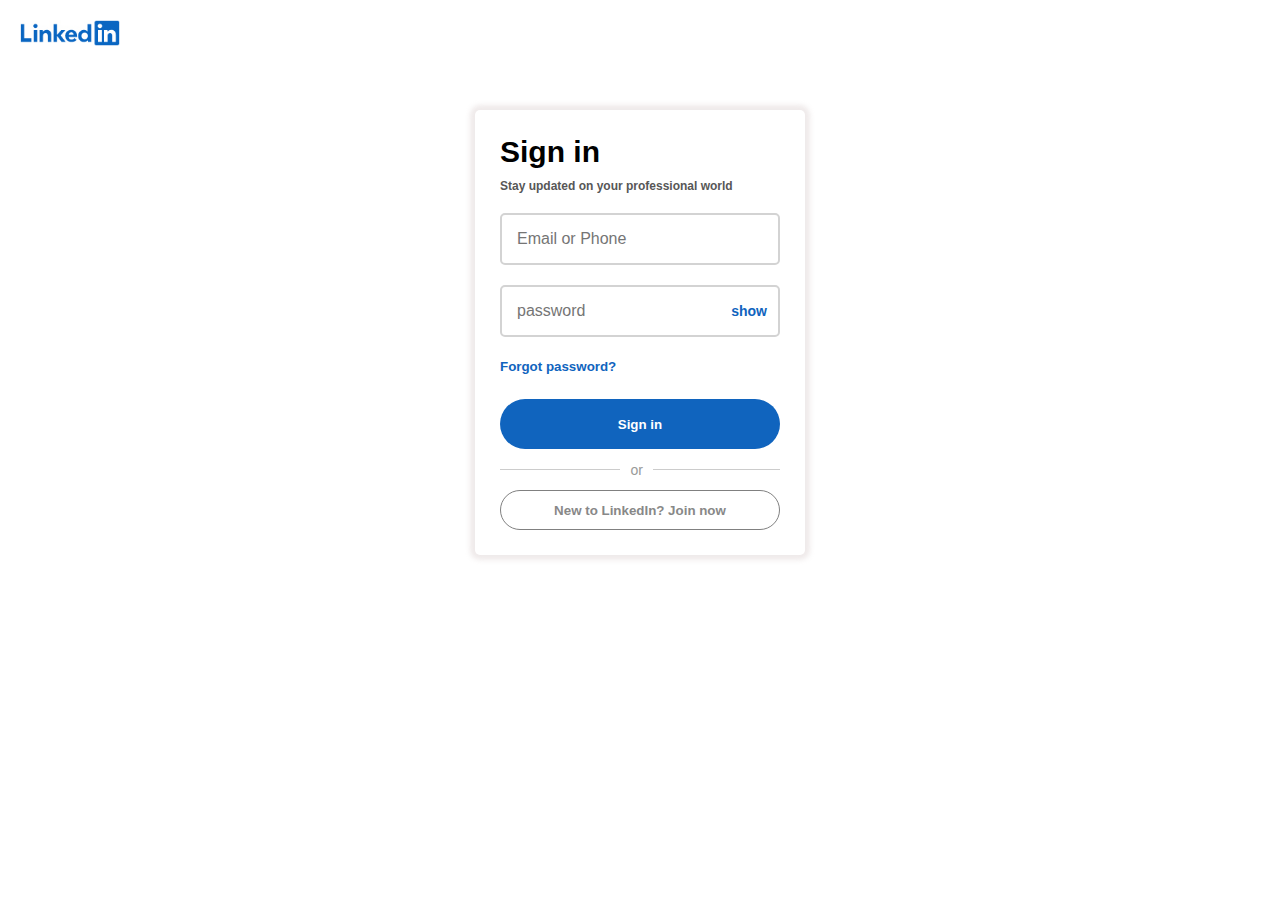
<file: login.html>
<!DOCTYPE html>
<html>
<head>
<title>login-page</title>

<style>

*{
	margin:0;
	padding:0;
	box-sizing:border-box;
}
body{
	padding:0px 20px ;
    margin:20px auto;
	text-align:left;
	font-family:'Poppins', sans-serif;
	
}

#fulldiv{
	margin:60px auto;
	width:330px;
	box-shadow:0px 0px 5px 5px #ebe5e5d1;
	padding:25px;
	border-radius:5px;
	background:white;
}
h1{
    font-size:30px;
	padding-bottom:10px;
	font-weight:600;
}
.world{
	padding-bottom:20px;
	font-size:12px;
	font-weight:600;
	color:#575757;
}

.passwordboxin{
	font-size:16px;
	padding:15px;
	width:100%;
	border:2px solid lightgray;
	margin-bottom:20px;
	border-radius:5px;
	position:relative;
	font-weight:500;
}
.passwordbox{
	
}
.but1{
	color:#1064be;
	margin-bottom:20px;
	background-color:white;
	border:none;
	font-weight:600;
	padding-bottom:5px;
}
#but2{
	width:100%;
	height:50px;
	border-radius:50px;
	background-color:#1064be;
	color:white;
	border:none;
	font-weight:600;
}
h4{
	text-align:center;
	padding:20px;
}
#but3{
	width:100%;
	height:40px;
	border-radius:50px;
	background-color:white;
	border:1px solid gray;
	color:#888888;
	font-weight:600;
}
.span11{
	position:relative;
}
.span1{
	color:#1064be;
	position:absolute;
	top:18px;
	right:13px;
	tranform:translate(-50% , -50%);
	font-size:14px;	
	font-weight:600;
}
.or{
	position:relative;
	padding:10px 0px;
}
.div{
	height:1px;
	background-color:#ccc;
	margin:10px 0px;
}

.span{
	font-size:14px;
	position:absolute;
	top:20%;
	left:43%;
	tranform:translate(-50% , -50%);
	background-color:white;
	display:block;
	padding:5px 10px;
	color:#999;
}

.invalid-input{
	display:block !important;
}
.error-msg{
	color:red;
	display:none;
	margin-bottom:10px;
}
.error-msg2{
	color:red;
	display:none;
	margin-bottom:10px;
}
.top-error{
	color:red;
	display:none;
	margin-bottom:10px;
}
</style>
</head>
<body>	
<img src="./img/linkedin-logo.jpg" alt="logo" style="width:100px; height:auto;">
<form id="fulldiv">
	<div class="header">
		<h1>Sign in</h1>
		<p class="world">Stay updated on your professional world</p>
		<p class="top-error">incorect user..!</p>
	</div>
	<div class="passwordbox">
		<input type="email" name="useremail" placeholder="Email or Phone" class="passwordboxin eMAIL" id="mailId">
		<p class="error-msg">Please Enter email Id..!</p>
	</div>
	<div class="passwordbox span11">
		<input type="password" name="userpassword" placeholder="password" class="passwordboxin pasWRD" id="userpassword"><span class="span1" id="span1">show</span></input>
		<p class="error-msg2">Please Enter corect password..!</p>
	</div>
	<div class="forget">
		<button type="button" class="but1">Forgot password?</button>
	</div>
	<div class="signin">
		<button type="button" onclick="signIn(event)" id="but2">Sign in</button>
	</div>
	<div class="or">
		<div class="div"></div>
		<span class="span">or</span>
	</div>
	<div class="join">
		<button type="button"  id="but3">New to LinkedIn? Join now</button>
	</div>
</form>


<script>
	let singnInBtn = document.getElementById("but2")
	let mailget = document.getElementsByClassName("passwordboxin");
	let mailId = document.getElementById ("mailId");
	let password = document.getElementById ("userpassword");

	
	let array = [];
	function signIn(event){
	
		let isValid;
		for(let x=0; x < mailget.length; x++){
			isValid = 0;
			if(mailget[x].value === ""){
				mailget[x].parentNode.getElementsByTagName("p")[0].classList.add("invalid-input");
				isValid++;
			}
			else{
				mailget[x].parentNode.getElementsByTagName("p")[0].classList.remove("invalid-input");
			}
		}
	
	if(isValid == 0){
			if(password.value.length < 6 ){
				document.getElementsByClassName("error-msg2")[0].classList.add("invalid-input");
			}
			else{
				document.getElementsByClassName("error-msg2")[0].classList.remove("invalid-input");
			}
		}
	 
	 
	 let userObject = { 
			id:Math.random().toString(),
			mailId: mailId.value,
			password:password.value
		}
		<!-- array.push(userObject); -->
		console.log(array)
		
		
		
		let defaultuser = [{
			id:10101,
			mailId:"dhanush.sithananthan@gmail.com",
			password:"Sith@2000"
		},
		{
			id:10102,
			mailId:"soniya@gmail.com",
			password:"fed062022"
		},
		{
			id:10103,
			mailId:"akash@gmail.com",
			password:"Fed062023"
		},
		{
			id:10104,
			mailId:"anu@gmail.com",
			password:"fed062024"
		},
		{
			id:10105,
			mailId:"karthi@gmail.com",
			password:"Fed062025"
		},
		{
			id:10106,
			mailId:"yogash@gmail.com",
			password:"fed062026"
		},
		{
			id:10107,
			mailId:"ragu@gmail.com",
			password:"Fed062027"
		},
		{
			id:10108,
			mailId:"hari@gmail.com",
			password:"fed062028"
		},
		{
			id:10109,
			mailId:"elamurugu@gmail.com",
			password:"Fed062029"
		}];
		
		
		
		
		
		
		
		for (let x=0; x < defaultuser.length; x++){
		<!-- let finduser = defaultuser.find(function(event){ -->
			<!-- userObject.mailId == defaultuser[x].mailId -->
		
			if (userObject.mailId == defaultuser[x].mailId){
				array.push(userObject.mailId);
			}else if(userObject.mailId == defaultuser[x].mailId){
				document.getElementsByClassName("error-msg")[0].classList.toggle("invalid-input");
			}
			
			if(userObject.password == defaultuser[x].password){
				array.push(userObject.password);
				var userid = array.push(defaultuser[x].id)
				localStorage.setItem("userid",defaultuser[x].id);
			}else if(userObject.password == defaultuser[x].password){
				document.getElementsByClassName("error-msg2")[0].classList.toggle("invalid-input");
			}
			
			
			
			<!-- if(userObject.mailId == defaultuser[x].mailId){ -->
				<!-- document.getElementsByClassName("top-error")[0].classList.remove("invalid-input"); -->
				<!-- document.getElementsByClassName("error-msg")[0].classList.remove("invalid-input"); -->
				<!-- document.getElementsByClassName("error-msg2")[0].classList.remove("invalid-input"); -->
			<!-- }else if(userObject.mailId !== defaultuser[x].mailId){ -->
				<!-- document.getElementsByClassName("top-error")[0].classList.add("invalid-input"); -->
				<!-- document.getElementsByClassName("error-msg")[0].classList.remove("invalid-input"); -->
				<!-- document.getElementsByClassName("error-msg2")[0].classList.remove("invalid-input"); -->
			<!-- } -->
			
			else if(array.length == 1){
				document.getElementsByClassName("top-error")[0].classList.add("invalid-input");
				array.length = 0;
			}else if(array.length == 3){
				document.getElementsByClassName("top-error")[0].classList.remove("invalid-input");
				
				return logIn(event);
				
			}
			
			<!-- }) -->
		}
		
			<!-- let pageUrl = window.location.href; -->
			<!-- if (pageUrl.includes("index.html")){ -->
				<!-- let getIslogin = localStorage.getItem("signIn"); -->
				
				<!-- if(!getIslogin){ -->
					<!-- window.location.replace("login.html") -->
				<!-- } -->
			<!-- } -->
		function logIn(event){
			event.preventDefault();
			localStorage.setItem("signIn",true);
			<!-- localStorage.setItem("userData",userProfile);  -->
			window.location.replace("index.html");
		}
	} 
	
	<!-- if(userObject.mailId == defaultuser[x].mailId) -->
	<!-- if(userObject.password == defaultuser[x].password) -->
	
	 let elefullform = document.getElementById("fulldiv");
 elefullform.addEventListener("submit", function(event){
	event.preventDefault();
	signIn();
 });

	
let showBtn = document.getElementById("span1");
let passwordShow = document.getElementById("userpassword");

showBtn.addEventListener("click",function(event){
	if (passwordShow.type == "password"){
    passwordShow.setAttribute("type", "text");
  } else {
    passwordShow.setAttribute("type", "password");
  }
})


</script>

</body>
</html>
</file>
